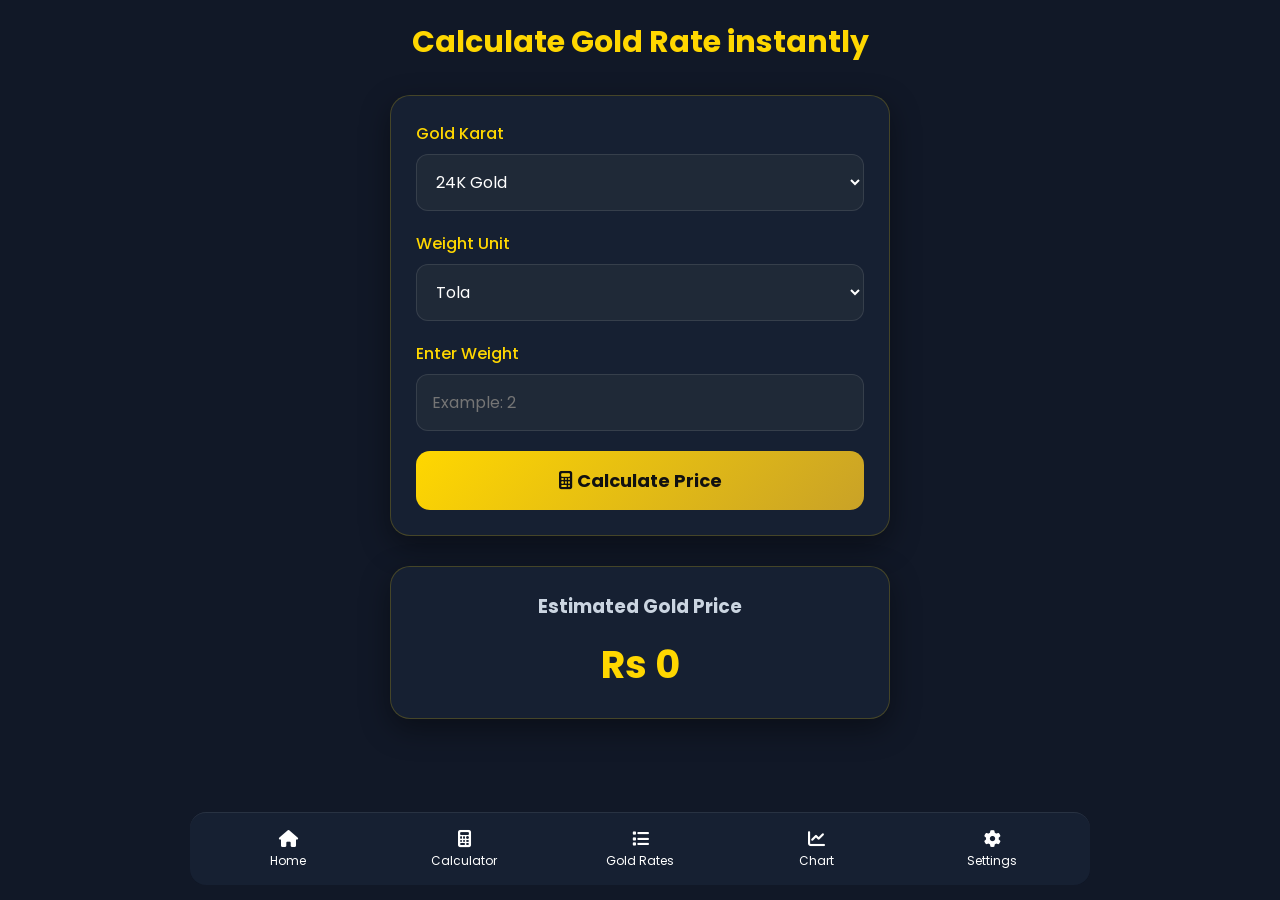
<file: calculator.html>
<!DOCTYPE html>
<html lang="en">

<head>

    <meta charset="UTF-8">
    <meta name="viewport" content="width=device-width, initial-scale=1.0">

    <title>Gold Calculator | Mahi Gold Rate</title>

    <!-- Google Font -->
    <link href="https://fonts.googleapis.com/css2?family=Poppins:wght@300;400;500;600;700&display=swap"
        rel="stylesheet">

    <!-- Font Awesome -->
    <link rel="stylesheet"
        href="https://cdnjs.cloudflare.com/ajax/libs/font-awesome/6.7.2/css/all.min.css">

    <!-- CSS -->
    <link rel="stylesheet" href="calculator.css">

</head>

<body>

<div class="container">



    <!-- ===========================
        PAGE TITLE
    ============================ -->

    <section class="page-title">

        <h1>Calculate Gold Rate instantly</h1>


    </section>

    <!-- ===========================
        CALCULATOR CARD
    ============================ -->

    <section class="calculator-card">

        <!-- Gold Type -->

        <div class="input-group">

            <label>

                Gold Karat

            </label>

            <select id="goldType">

                <option value="24">24K Gold</option>

                <option value="22">22K Gold</option>

                <option value="21">21K Gold</option>

                <option value="18">18K Gold</option>

            </select>

        </div>

        <!-- Weight Unit -->

        <div class="input-group">

            <label>

                Weight Unit

            </label>

            <select id="weightUnit">

                <option value="tola">

                    Tola

                </option>

                <option value="gram">

                    Gram

                </option>

                <option value="ounce">

                    Troy Ounce

                </option>

            </select>

        </div>

        <!-- Weight -->

        <div class="input-group">

            <label>

                Enter Weight

            </label>

            <input
                type="number"
                id="weightInput"
                placeholder="Example: 2">

        </div>

        <!-- Button -->

        <button id="calculateBtn">

            <i class="fa-solid fa-calculator"></i>

            Calculate Price

        </button>

    </section>

    <!-- ===========================
        RESULT CARD
    ============================ -->

    <section class="result-card">

        <h3>

            Estimated Gold Price

        </h3>

        <h1 id="totalPrice">

            Rs 0

        </h1>

    </section>

</div>

<!-- ===========================
Bottom Navigation
=========================== -->

<nav class="bottom-nav">

    <a href="index.html" class="nav-item">

        <i class="fa-solid fa-house"></i>

        <span>Home</span>

    </a>

    <a href="calculator.html" class="nav-item active">

        <i class="fa-solid fa-calculator"></i>

        <span>Calculator</span>

    </a>

    <a
        href="gold-rate-list.html"
        class="active"
    >

        <i class="fa-solid fa-list"></i>

        <span>Gold Rates</span>

    </a>

    <a href="chart.html" class="nav-item">

        <i class="fa-solid fa-chart-line"></i>

        <span>Chart</span>

    </a>

    <a href="setting.html" class="nav-item">

        <i class="fa-solid fa-gear"></i>

        <span>Settings</span>

    </a>

</nav>

<!-- JavaScript -->

<script src="js/config.js"></script>
<script src="js/api.js"></script>
<script src="calculator.js"></script>

</body>
</html>
</file>
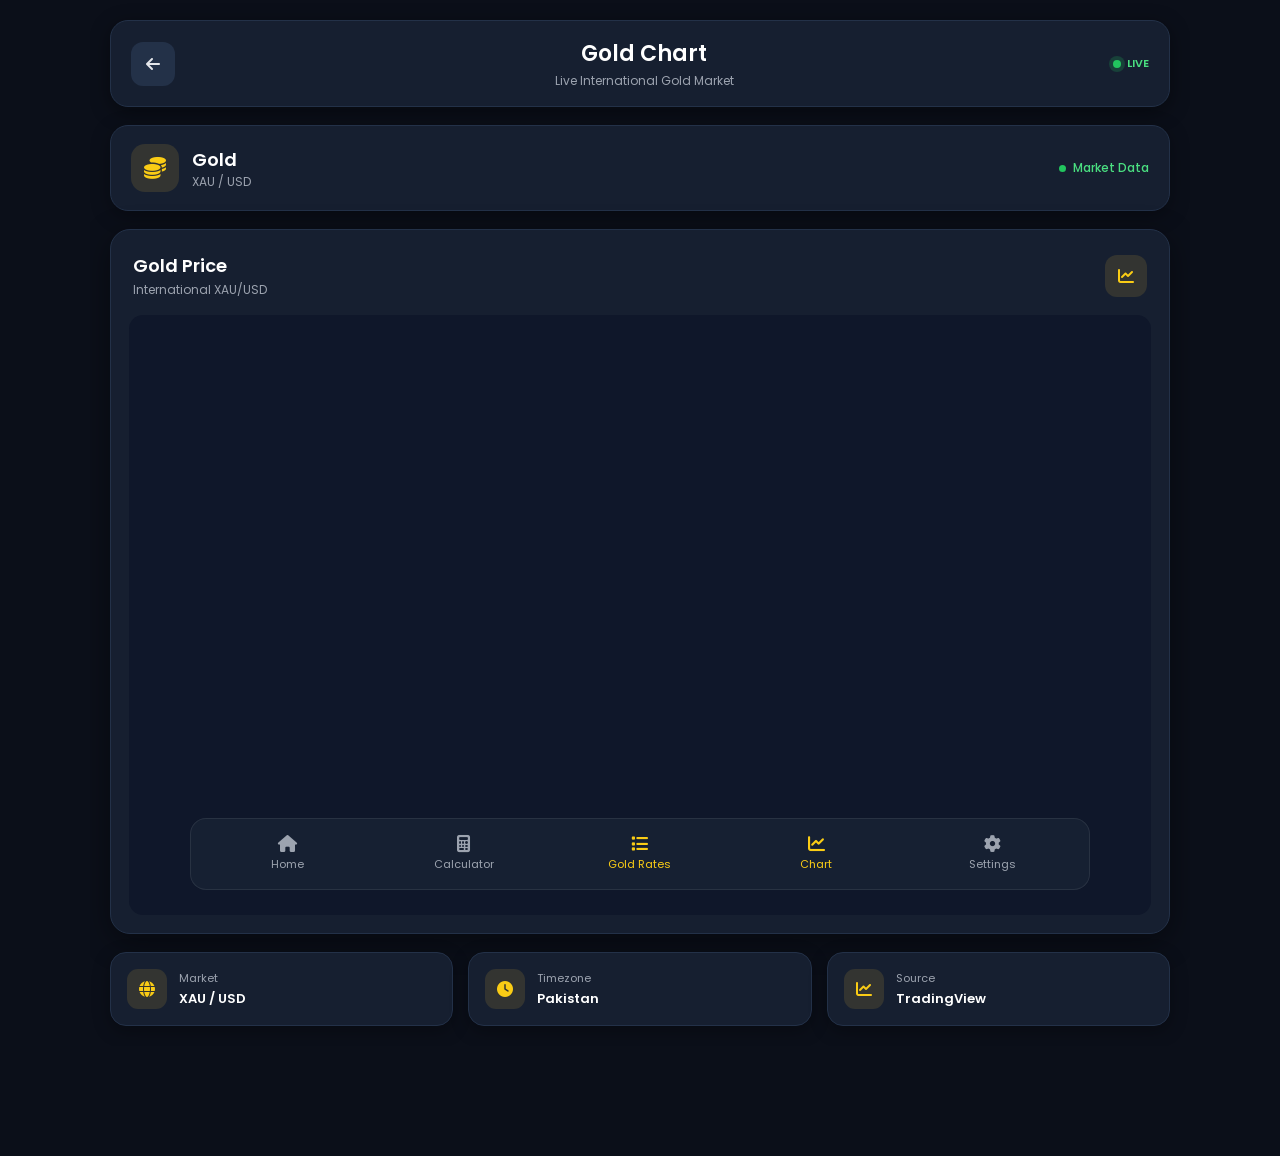
<file: chart.html>
<!-- New  -->







<!DOCTYPE html>
<html lang="en">

<head>

    <meta charset="UTF-8">
    <meta name="viewport" content="width=device-width, initial-scale=1.0">

    <title>Gold Chart | Mahi Gold Rate</title>

    <!-- Google Font -->
    <link
        href="https://fonts.googleapis.com/css2?family=Poppins:wght@300;400;500;600;700&display=swap"
        rel="stylesheet">

    <!-- Font Awesome -->
    <link
        rel="stylesheet"
        href="https://cdnjs.cloudflare.com/ajax/libs/font-awesome/6.7.2/css/all.min.css">

    <!-- CSS -->
    <link rel="stylesheet" href="chart.css">

</head>

<body>

<div class="container">

    <!-- ================= HEADER ================= -->

    <header class="header">

        <a href="index.html" class="back-btn">
            <i class="fa-solid fa-arrow-left"></i>
        </a>

        <div class="header-title">

            <h1>Gold Chart</h1>

            <p>Live International Gold Market</p>

        </div>

        <div class="live-dot">
            <span></span>
            LIVE
        </div>

    </header>


    <!-- ================= GOLD INFO ================= -->

    <section class="gold-info">

        <div class="gold-info-left">

            <div class="gold-icon">

                <i class="fa-solid fa-coins"></i>

            </div>

            <div>

                <h2>Gold</h2>

                <p>XAU / USD</p>

            </div>

        </div>


        <div class="market-status">

            <span></span>

            Market Data

        </div>

    </section>


    <!-- ================= TRADINGVIEW ================= -->

    <section class="chart-section">

        <div class="chart-header">

            <div>

                <h2>Gold Price</h2>

                <p>International XAU/USD</p>

            </div>

            <i class="fa-solid fa-chart-line"></i>

        </div>


        <div class="tradingview-widget-container">

            <div
                class="tradingview-widget-container__widget">
            </div>

            <script
                type="text/javascript"
                src="https://s3.tradingview.com/external-embedding/embed-widget-advanced-chart.js"
                async>

            {
                "autosize": true,
                "symbol": "OANDA:XAUUSD",
                "interval": "60",
                "timezone": "Asia/Karachi",
                "theme": "dark",
                "style": "3",
                "locale": "en",
                "allow_symbol_change": true,
                "calendar": false,
                "support_host": "https://www.tradingview.com"
            }

            </script>

        </div>

    </section>


    <!-- ================= MARKET INFO ================= -->

    <section class="market-info">

        <div class="info-card">

            <div class="info-icon">
                <i class="fa-solid fa-globe"></i>
            </div>

            <div>

                <span>Market</span>

                <strong>XAU / USD</strong>

            </div>

        </div>


        <div class="info-card">

            <div class="info-icon">
                <i class="fa-solid fa-clock"></i>
            </div>

            <div>

                <span>Timezone</span>

                <strong>Pakistan</strong>

            </div>

        </div>


        <div class="info-card">

            <div class="info-icon">
                <i class="fa-solid fa-chart-line"></i>
            </div>

            <div>

                <span>Source</span>

                <strong>TradingView</strong>

            </div>

        </div>

    </section>


</div>


<!-- ================= BOTTOM NAVIGATION ================= -->

<nav class="bottom-nav">

    <a href="index.html" class="nav-item">

        <i class="fa-solid fa-house"></i>

        <span>Home</span>

    </a>


    <a href="calculator.html" class="nav-item">

        <i class="fa-solid fa-calculator"></i>

        <span>Calculator</span>

    </a>


    <a
        href="gold-rate-list.html"
        class="active"
    >

        <i class="fa-solid fa-list"></i>

        <span>Gold Rates</span>

    </a>


    <a href="chart.html" class="nav-item active">

        <i class="fa-solid fa-chart-line"></i>

        <span>Chart</span>

    </a>


    <a href="setting.html" class="nav-item">

        <i class="fa-solid fa-gear"></i>

        <span>Settings</span>

    </a>

</nav>


</body>

</html>
</file>
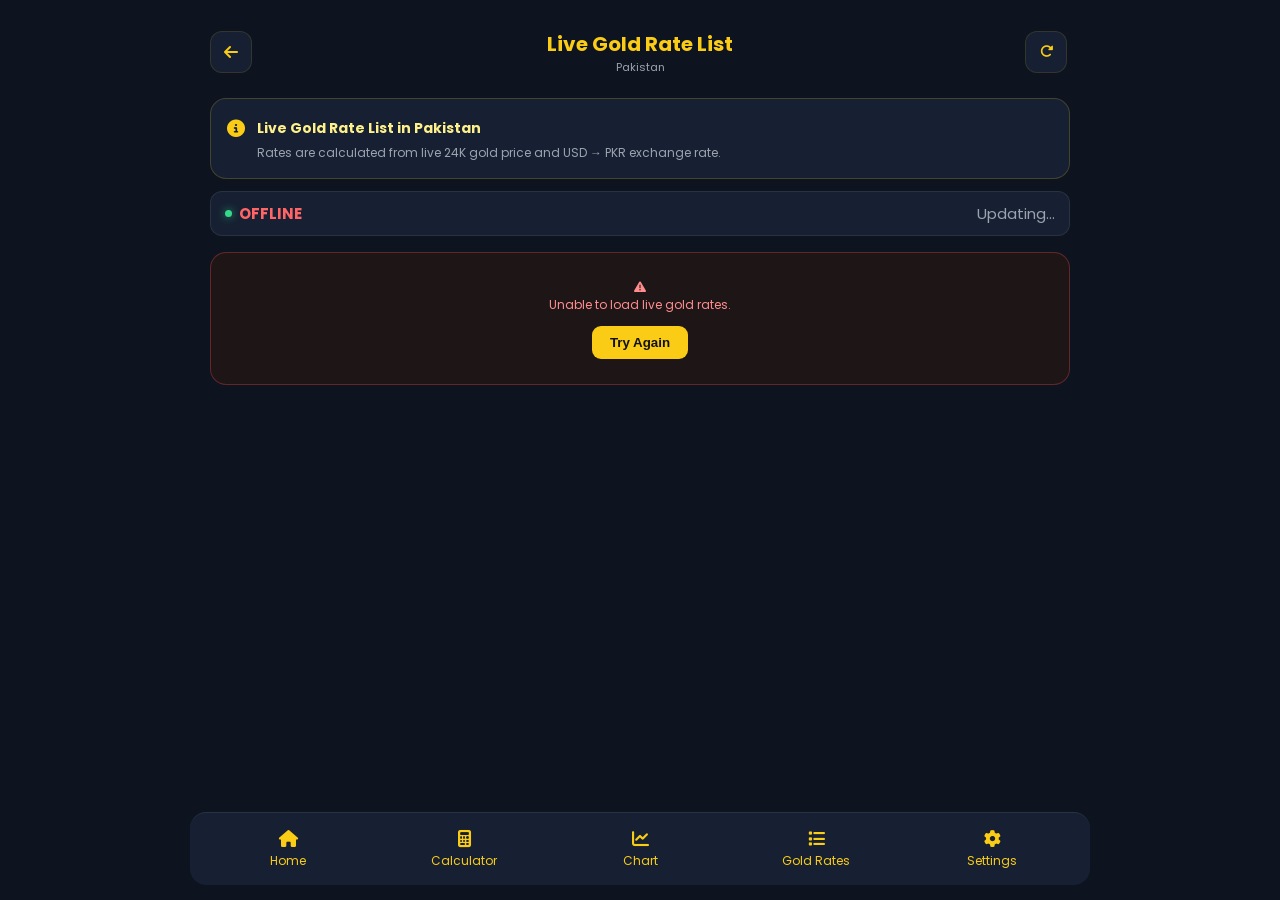
<file: gold-rate-list.html>
<!DOCTYPE html>
<html lang="en">

<head>

    <meta charset="UTF-8">
    <meta name="viewport" content="width=device-width, initial-scale=1.0">

    <title>Gold Rate List | Mahi Gold Rate</title>

    <!-- Google Font -->
    <link rel="preconnect" href="https://fonts.googleapis.com">
    <link rel="preconnect" href="https://fonts.gstatic.com" crossorigin>

    <link
        href="https://fonts.googleapis.com/css2?family=Poppins:wght@300;400;500;600;700&display=swap"
        rel="stylesheet"
    >

    <!-- Font Awesome -->
    <link
        rel="stylesheet"
        href="https://cdnjs.cloudflare.com/ajax/libs/font-awesome/6.7.2/css/all.min.css"
    >

    <!-- CSS -->
    <link rel="stylesheet" href="gold-rate-list.css">

</head>

<body>

<div class="page">

    <!-- HEADER -->

    <header class="header">

        <a href="index.html" class="back-btn">

            <i class="fa-solid fa-arrow-left"></i>

        </a>

        <div class="header-title">

            <h1>Live Gold Rate List</h1>

            <p>Pakistan</p>

        </div>

        <button
            id="refreshBtn"
            class="refresh-btn"
        >

            <i class="fa-solid fa-rotate-right"></i>

        </button>

    </header>


    <!-- NOTE -->

    <section class="market-note">

        <div class="note-icon">

            <i class="fa-solid fa-circle-info"></i>

        </div>

        <div>

            <strong>
                Live Gold Rate List in Pakistan
            </strong>

            <p>
                Rates are calculated from live 24K
                gold price and USD → PKR exchange rate.
            </p>

        </div>

    </section>


    <!-- STATUS -->

    <section class="status-card">

        <div>

            <span class="status-dot"></span>

            <strong id="liveStatus">
                LIVE
            </strong>

        </div>

        <span id="lastUpdated">
            Updating...
        </span>

    </section>


    <!-- RATE LIST -->

    <main id="rateList"></main>

</div>


<!-- BOTTOM NAVIGATION -->

<nav class="bottom-nav">

    <a href="index.html">

        <i class="fa-solid fa-house"></i>

        <span>Home</span>

    </a>


    <a href="calculator.html">

        <i class="fa-solid fa-calculator"></i>

        <span>Calculator</span>

    </a>


    <a href="chart.html">

        <i class="fa-solid fa-chart-line"></i>

        <span>Chart</span>

    </a>


    <a
        href="gold-rate-list.html"
        class="active"
    >

        <i class="fa-solid fa-list"></i>

        <span>Gold Rates</span>

    </a>


    <a href="setting.html">

        <i class="fa-solid fa-gear"></i>

        <span>Settings</span>

    </a>

</nav>


<!-- EXISTING PROJECT FILES -->

<script src="js/config.js"></script>

<script src="js/api.js"></script>

<!-- GOLD RATE LIST -->

<script src="gold-rate-list.js"></script>

</body>

</html>
</file>
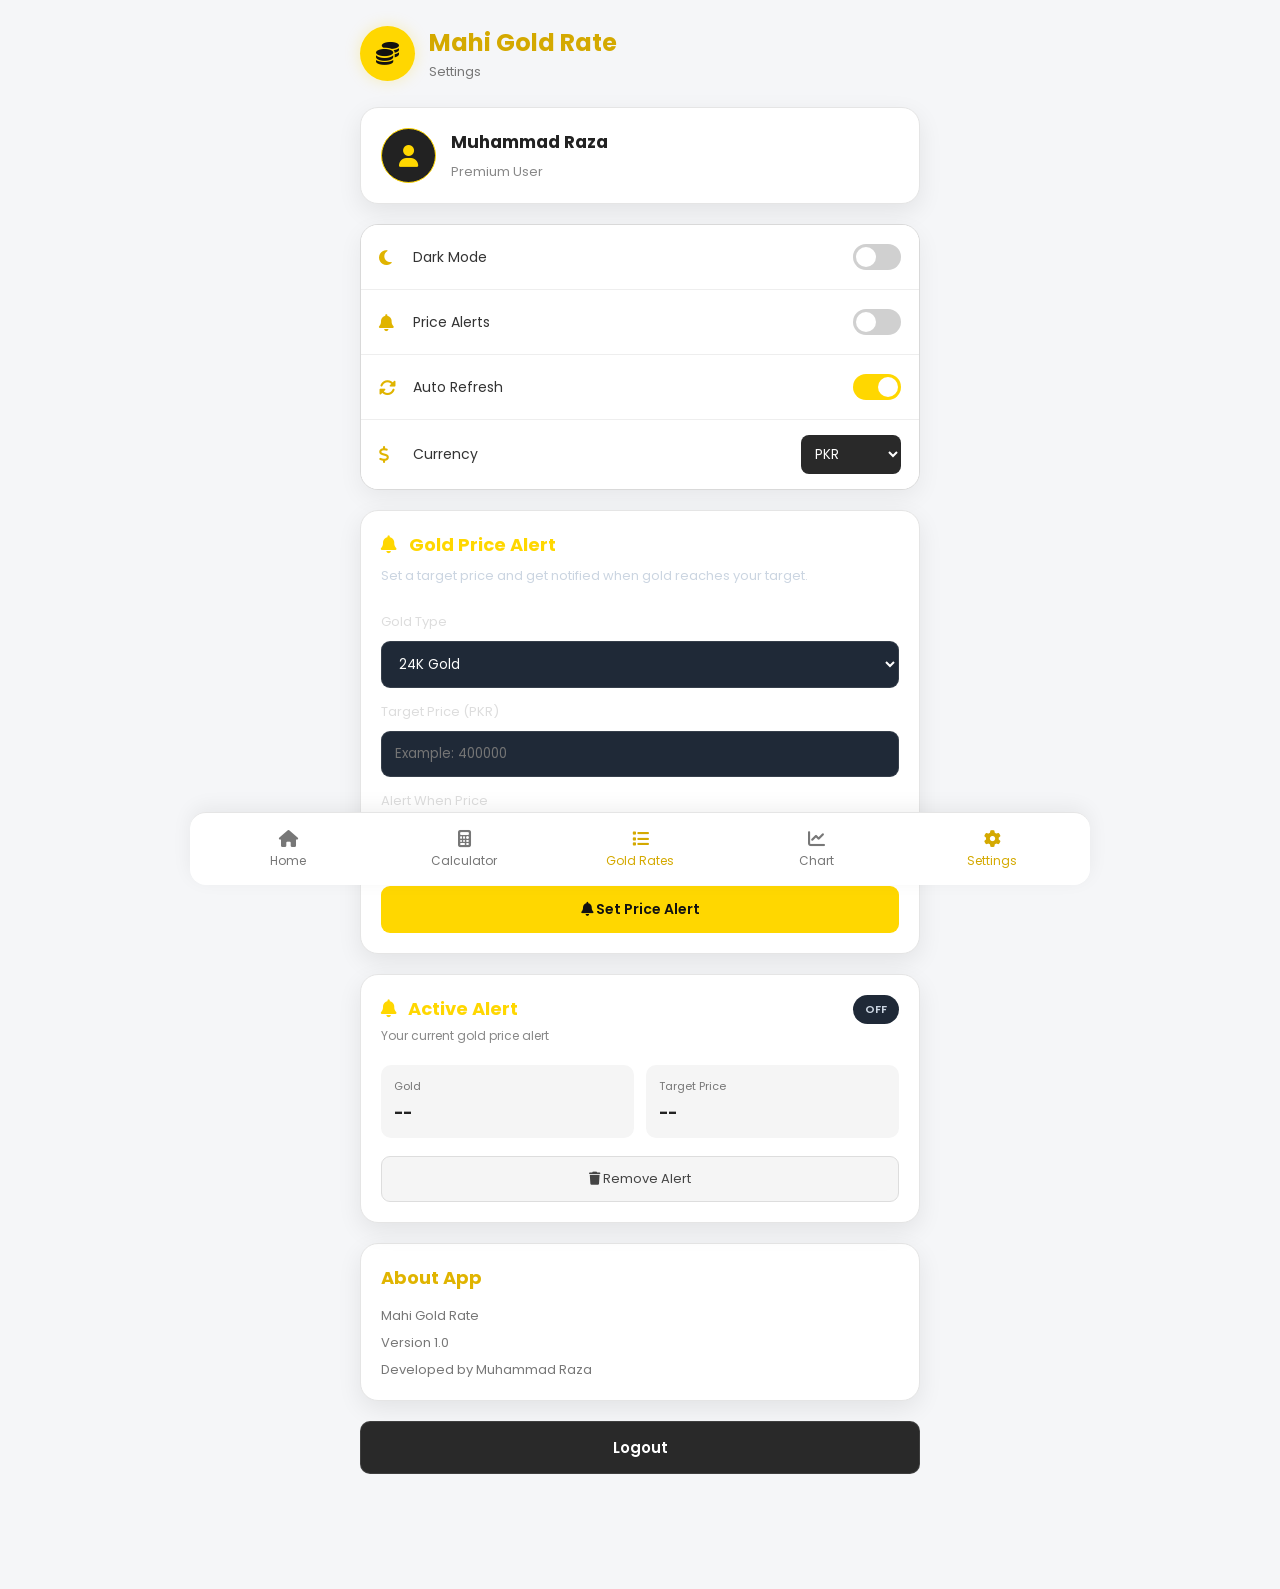
<file: setting.html>
<!DOCTYPE html>
<html lang="en">

<head>

    <meta charset="UTF-8">
    <meta name="viewport" content="width=device-width, initial-scale=1.0">

    <title>Mahi Gold Rate - Settings</title>

    <!-- Google Font -->
    <link rel="preconnect" href="https://fonts.googleapis.com">
    <link rel="preconnect" href="https://fonts.gstatic.com" crossorigin>

    <link
        href="https://fonts.googleapis.com/css2?family=Poppins:wght@300;400;500;600;700&display=swap"
        rel="stylesheet"
    >

    <!-- Font Awesome -->
    <link
        rel="stylesheet"
        href="https://cdnjs.cloudflare.com/ajax/libs/font-awesome/6.6.0/css/all.min.css"
    >

    <!-- CSS -->
    <link rel="stylesheet" href="setting.css">

</head>

<body>

<div class="container">

    <!-- ========================================
                    HEADER
    ========================================= -->

    <header class="header">

        <div class="logo">

            <div class="logo-icon">

                <i class="fas fa-coins"></i>

            </div>

            <div>

                <h2>Mahi Gold Rate</h2>

                <p>Settings</p>

            </div>

        </div>

    </header>


    <!-- ========================================
                    PROFILE
    ========================================= -->

    <section class="card profile-card">

        <div class="profile-left">

            <div class="avatar">

                <i class="fas fa-user"></i>

            </div>

            <div>

                <h3>Muhammad Raza</h3>

                <span>Premium User</span>

            </div>

        </div>

    </section>


    <!-- ========================================
                    SETTINGS
    ========================================= -->

    <section class="settings-list">

        <!-- Dark Mode -->

        <div class="setting-item">

            <div>

                <i class="fas fa-moon"></i>

                <span>Dark Mode</span>

            </div>

            <label class="switch">

                <input
                    type="checkbox"
                    id="darkMode"
                >

                <span class="slider"></span>

            </label>

        </div>


        <!-- Price Alerts -->

        <div class="setting-item">

            <div>

                <i class="fas fa-bell"></i>

                <span>Price Alerts</span>

            </div>

            <label class="switch">

                <input
                    type="checkbox"
                    id="priceAlert"
                >

                <span class="slider"></span>

            </label>

        </div>


        <!-- Auto Refresh -->

        <div class="setting-item">

            <div>

                <i class="fas fa-rotate"></i>

                <span>Auto Refresh</span>

            </div>

            <label class="switch">

                <input
                    type="checkbox"
                    id="autoRefresh"
                    checked
                >

                <span class="slider"></span>

            </label>

        </div>


        <!-- Currency -->

        <div class="setting-item">

            <div>

                <i class="fas fa-dollar-sign"></i>

                <span>Currency</span>

            </div>

            <select id="currency">

                <option value="PKR">
                    PKR
                </option>

                <option value="USD">
                    USD
                </option>

                <option value="AED">
                    AED
                </option>

                <option value="SAR">
                    SAR
                </option>

            </select>

        </div>

    </section>


    <!-- ========================================
                PRICE ALERT SETUP
    ========================================= -->

    <section class="card alert-card">

        <h3>

            <i class="fas fa-bell"></i>

            Gold Price Alert

        </h3>


        <p class="alert-description">

            Set a target price and get notified when
            gold reaches your target.

        </p>


        <div class="alert-form">

            <!-- Gold Type -->

            <label for="alertKarat">

                Gold Type

            </label>

            <select id="alertKarat">

                <option value="24">
                    24K Gold
                </option>

                <option value="22">
                    22K Gold
                </option>

                <option value="21">
                    21K Gold
                </option>

                <option value="18">
                    18K Gold
                </option>

            </select>


            <!-- Target Price -->

            <label for="alertPrice">

                Target Price (PKR)

            </label>

            <input
                type="number"
                id="alertPrice"
                placeholder="Example: 400000"
                min="1"
            >


            <!-- Condition -->

            <label for="alertCondition">

                Alert When Price

            </label>

            <select id="alertCondition">

                <option value="above">
                    Goes Above
                </option>

                <option value="below">
                    Goes Below
                </option>

            </select>


            <!-- Save -->

            <button
                type="button"
                id="saveAlertBtn"
                class="save-alert-btn"
            >

                <i class="fas fa-bell"></i>

                Set Price Alert

            </button>

        </div>


        <!-- Status -->

        <div
            id="alertStatus"
            class="alert-status"
        ></div>

    </section>


    <!-- ========================================
                    ACTIVE ALERT
    ========================================= -->

    <section class="card active-alert-card">

        <div class="active-alert-header">

            <div>

                <h3>

                    <i class="fas fa-bell"></i>

                    Active Alert

                </h3>

                <p>

                    Your current gold price alert

                </p>

            </div>

            <span
                id="alertBadge"
                class="alert-badge"
            >

                OFF

            </span>

        </div>


        <div class="alert-info">

            <!-- Gold -->

            <div class="alert-info-item">

                <span>
                    Gold
                </span>

                <strong id="activeAlertKarat">
                    --
                </strong>

            </div>


            <!-- Target -->

            <div class="alert-info-item">

                <span>
                    Target Price
                </span>

                <strong id="activeAlertPrice">
                    --
                </strong>

            </div>

        </div>


        <!-- Delete -->

        <button
            type="button"
            id="deleteAlertBtn"
            class="delete-alert-btn"
        >

            <i class="fas fa-trash"></i>

            Remove Alert

        </button>

    </section>


    <!-- ========================================
                    ABOUT
    ========================================= -->

    <section class="card about-card">

        <h3>
            About App
        </h3>

        <p>
            Mahi Gold Rate
        </p>

        <p>
            Version 1.0
        </p>

        <p>
            Developed by Muhammad Raza
        </p>

    </section>


    <!-- ========================================
                    LOGOUT
    ========================================= -->

    <button
        class="logout-btn"
        id="logoutBtn"
    >

        Logout

    </button>

</div>


<!-- ========================================
                BOTTOM NAVIGATION
========================================= -->

<nav class="bottom-nav">

    <a href="index.html">

        <i class="fas fa-home"></i>

        <span>
            Home
        </span>

    </a>


    <a href="calculator.html">

        <i class="fas fa-calculator"></i>

        <span>
            Calculator
        </span>

    </a>


    <a
        href="gold-rate-list.html"
        class="active"
    >

        <i class="fa-solid fa-list"></i>

        <span>Gold Rates</span>

    </a>



    <a href="chart.html">

        <i class="fas fa-chart-line"></i>

        <span>
            Chart
        </span>

    </a>


    <a
        href="setting.html"
        class="active"
    >

        <i class="fas fa-gear"></i>

        <span>
            Settings
        </span>

    </a>

</nav>


<!-- ========================================
                JAVASCRIPT
========================================= -->

<script src="js/config.js"></script>

<script src="js/api.js"></script>

<script src="js/setting.js"></script>

</body>

</html>
</file>
<file: calculator.css>
/* ========================================
   GOOGLE FONT
======================================== */

* {
    margin: 0;
    padding: 0;
    box-sizing: border-box;
    font-family: 'Poppins', sans-serif;
}

body {
    background: #111827;
    color: #fff;
    min-height: 100vh;
    padding-bottom: 100px;
}

.container {
    width: 90%;
    max-width: 500px;
    margin: auto;
    padding: 20px 0;
}

/* ========================================
   HEADER
======================================== */

.header {
    display: flex;
    justify-content: space-between;
    align-items: center;
    margin-bottom: 30px;
}

.logo-box {
    display: flex;
    align-items: center;
    gap: 15px;
}

.logo {
    width: 60px;
    height: 60px;
    border-radius: 50%;
    background: linear-gradient(135deg, #FFD700, #C9A227);
    display: flex;
    justify-content: center;
    align-items: center;
    color: #111;
    font-size: 26px;
}

.logo-box h2 {
    font-size: 22px;
    color: #FFD700;
}

.logo-box p {
    color: #cbd5e1;
    font-size: 14px;
}

/* ========================================
   TITLE
======================================== */

.page-title {
    text-align: center;
    margin-bottom: 30px;
}

.page-title h1 {
    font-size: 30px;
    color: #FFD700;
}

.page-title p {
    color: #cbd5e1;
    margin-top: 8px;
}

/* ========================================
   CARD
======================================== */

.calculator-card {
    background: #162032;
    border: 1px solid rgba(255, 215, 0, .2);
    border-radius: 20px;
    padding: 25px;
    box-shadow: 0 10px 30px rgba(0, 0, 0, .4);
}

.input-group {
    margin-bottom: 20px;
}

.input-group label {
    display: block;
    margin-bottom: 8px;
    color: #FFD700;
    font-weight: 500;
}

.input-group select,
.input-group input {
    width: 100%;
    padding: 15px;
    border: 1px solid rgba(255, 255, 255, .1);
    outline: none;
    border-radius: 12px;
    background: #1f2937;
    color: #fff;
    font-size: 16px;
    transition: .3s;
}

.input-group select:focus,
.input-group input:focus {
    border: 1px solid #FFD700;
    box-shadow: 0 0 10px rgba(255, 215, 0, .4);
}

/* ========================================
   BUTTON
======================================== */

#calculateBtn {
    width: 100%;
    padding: 16px;
    border: none;
    border-radius: 14px;
    background: linear-gradient(135deg, #FFD700, #C9A227);
    color: #111;
    font-size: 18px;
    font-weight: 700;
    cursor: pointer;
    transition: .3s;
}

#calculateBtn:hover {
    transform: translateY(-3px);
    box-shadow: 0 10px 20px rgba(255, 215, 0, .3);
}

/* ========================================
   RESULT CARD
======================================== */

.result-card {
    margin-top: 30px;
    background: #162032;
    border: 1px solid rgba(255, 215, 0, .2);
    border-radius: 20px;
    padding: 25px;
    text-align: center;
    box-shadow: 0 10px 30px rgba(0, 0, 0, .4);
}

.result-card h3 {
    color: #cbd5e1;
    margin-bottom: 15px;
}

.result-card h1 {
    color: #FFD700;
    font-size: 38px;
}


/* =========================
BOTTOM NAV
========================= */

.bottom-nav {

    position: fixed;

    z-index: 1000;

    left: 50%;

    bottom: 0;

    transform: translateX(-50%);

    width: min(900px, 100%);

    min-height: 72px;

    background: #162032;

    border-top: 1px solid rgba(255,255,255,.08);

    display: grid;

    grid-template-columns: repeat(5, 1fr);

    padding: 17px 10px calc(15px + env(safe-area-inset-bottom));

    backdrop-filter: blur(12px);

    border-radius: 16px;

    margin-bottom: 15px;

}


.bottom-nav a {

    color: var(--gold); /* Sabhi buttons gold color me rahenge */

    text-decoration: none;

    display: flex;

    flex-direction: column;

    align-items: center;

    justify-content: center;

    gap: 5px;

    font-size: 12px;

    border-radius: 12px;

    transition: opacity 0.3s ease;

}


.bottom-nav a i {

    font-size: 17px;

}


.bottom-nav a:hover {

    opacity: 0.8; /* Hover karne par halka sa glow/opacity effect */

}

/* =========================
RESPONSIVE
========================= */

@media (max-width: 420px) {

    .page {

        padding: 20px;

    }


    .header-title h1 {

        font-size: 17px;

    }


    .rate-table th,
    .rate-table td {

        padding: 20px 20px;

    }


    .rate-table td {

        font-size: 12px;

    }


    .market-note p {

        font-size: 9px;

    }

}


@media (min-width: 800px) {

    .page {

        padding: 20px;

    }


    .rate-table th,
    .rate-table td {

        padding: 20px 20px;

    }


    .rate-table td {

        font-size: 14px;

    }

}
</file>
<file: chart.css>
/* ========================================
   MAHI GOLD RATE
   GOLD CHART
   RESPONSIVE DARK THEME
======================================== */


/* ========================================
   RESET
======================================== */

* {
    margin: 0;
    padding: 0;
    box-sizing: border-box;
}


/* ========================================
   BODY
======================================== */

body {

    font-family: "Poppins", sans-serif;

    background: #0b0f19;

    color: #f3f4f6;

    min-height: 100vh;

    padding-bottom: 110px;

    overflow-x: hidden;

}


/* ========================================
   MAIN CONTAINER
======================================== */

.container {

    width: 100%;

    max-width: 1100px;

    margin: 0 auto;

    padding: 20px;

    overflow: hidden;

}


/* ========================================
   HEADER
======================================== */

.header {

    width: 100%;

    display: flex;

    align-items: center;

    justify-content: space-between;

    background: #161f30;

    border: 1px solid #233148;

    border-radius: 18px;

    padding: 16px 20px;

    margin-bottom: 18px;

    box-shadow:
        0 5px 20px rgba(0, 0, 0, 0.4);

}


.back-btn {

    width: 44px;

    height: 44px;

    flex-shrink: 0;

    display: flex;

    align-items: center;

    justify-content: center;

    text-decoration: none;

    color: #e5e7eb;

    background: #233148;

    border-radius: 12px;

    transition: .3s;

}


.back-btn:hover {

    background: #d4af37;

    color: #ffffff;

}


.header-title {

    text-align: center;

    min-width: 0;

}


.header-title h1 {

    font-size: 22px;

    font-weight: 600;

    color: #ffffff;

}


.header-title p {

    font-size: 12px;

    color: #9ca3af;

    margin-top: 2px;

}


.live-dot {

    display: flex;

    align-items: center;

    gap: 6px;

    flex-shrink: 0;

    font-size: 11px;

    font-weight: 600;

    color: #4ade80;

}


.live-dot span {

    width: 8px;

    height: 8px;

    flex-shrink: 0;

    border-radius: 50%;

    background: #22c55e;

    box-shadow:
        0 0 0 4px rgba(34, 197, 94, .2);

}


/* ========================================
   GOLD INFO
======================================== */

.gold-info {

    width: 100%;

    background: #161f30;

    border: 1px solid #233148;

    border-radius: 18px;

    padding: 18px 20px;

    display: flex;

    align-items: center;

    justify-content: space-between;

    gap: 15px;

    margin-bottom: 18px;

    box-shadow:
        0 5px 20px rgba(0, 0, 0, .3);

}


.gold-info-left {

    display: flex;

    align-items: center;

    gap: 13px;

    min-width: 0;

}


.gold-icon {

    width: 48px;

    height: 48px;

    flex-shrink: 0;

    border-radius: 14px;

    display: flex;

    align-items: center;

    justify-content: center;

    background: rgba(212, 175, 55, .15);

    color: #facc15;

    font-size: 22px;

}


.gold-info h2 {

    font-size: 18px;

    font-weight: 600;

    color: #ffffff;

}


.gold-info p {

    color: #9ca3af;

    font-size: 12px;

}


.market-status {

    display: flex;

    align-items: center;

    gap: 7px;

    color: #4ade80;

    font-size: 12px;

    font-weight: 500;

    white-space: nowrap;

}


.market-status span {

    width: 7px;

    height: 7px;

    flex-shrink: 0;

    background: #22c55e;

    border-radius: 50%;

}


/* ========================================
   CHART SECTION
======================================== */

.chart-section {

    width: 100%;

    background: #161f30;

    border: 1px solid #233148;

    border-radius: 20px;

    padding: 18px;

    box-shadow:
        0 8px 30px rgba(0, 0, 0, .4);

    overflow: hidden;

}


.chart-header {

    display: flex;

    align-items: center;

    justify-content: space-between;

    gap: 10px;

    padding: 4px 4px 16px;

}


.chart-header h2 {

    font-size: 18px;

    font-weight: 600;

    color: #ffffff;

}


.chart-header p {

    font-size: 12px;

    color: #9ca3af;

    margin-top: 2px;

}


.chart-header i {

    width: 42px;

    height: 42px;

    flex-shrink: 0;

    border-radius: 12px;

    background: rgba(212, 175, 55, .15);

    color: #facc15;

    display: flex;

    align-items: center;

    justify-content: center;

}


/* ========================================
   TRADINGVIEW
======================================== */

.tradingview-widget-container {

    width: 100% !important;

    max-width: 100% !important;

    height: 600px;

    border-radius: 14px;

    overflow: hidden;

    background: #0f172a;

}


.tradingview-widget-container__widget {

    width: 100% !important;

    max-width: 100% !important;

    height: 100% !important;

}


/* Prevent TradingView iframe overflow */

.tradingview-widget-container iframe {

    width: 100% !important;

    max-width: 100% !important;

    border: 0 !important;

}


/* ========================================
   MARKET INFO
======================================== */

.market-info {

    width: 100%;

    display: grid;

    grid-template-columns: repeat(3, 1fr);

    gap: 15px;

    margin-top: 18px;

}


.info-card {

    width: 100%;

    min-width: 0;

    background: #161f30;

    border: 1px solid #233148;

    border-radius: 16px;

    padding: 16px;

    display: flex;

    align-items: center;

    gap: 12px;

    box-shadow:
        0 5px 18px rgba(0, 0, 0, .3);

}


.info-icon {

    width: 40px;

    height: 40px;

    flex-shrink: 0;

    border-radius: 11px;

    background: rgba(212, 175, 55, .15);

    color: #facc15;

    display: flex;

    align-items: center;

    justify-content: center;

}


.info-card span {

    display: block;

    color: #9ca3af;

    font-size: 11px;

}


.info-card strong {

    display: block;

    margin-top: 2px;

    font-size: 13px;

    font-weight: 600;

    color: #ffffff;

    word-break: break-word;

}


/* ========================================
   BOTTOM NAVIGATION
======================================== */

.bottom-nav {

    position: fixed;

    z-index: 1000;

    left: 50%;

    bottom: 0;

    transform: translateX(-50%);

    width: min(900px, calc(100% - 20px));

    min-height: 72px;

    background: #162032;

    border: 1px solid rgba(255, 255, 255, .08);

    display: grid;

    grid-template-columns: repeat(5, 1fr);

    padding:
        12px 8px
        calc(12px + env(safe-area-inset-bottom));

    backdrop-filter: blur(12px);

    border-radius: 16px;

    margin-bottom: 10px;

}


.bottom-nav a {

    color: #9ca3af;

    text-decoration: none;

    display: flex;

    flex-direction: column;

    align-items: center;

    justify-content: center;

    gap: 4px;

    font-size: 11px;

    border-radius: 12px;

    transition: .3s;

}


.bottom-nav a i {

    font-size: 17px;

}


.bottom-nav a.active {

    color: #facc15;

}


.bottom-nav a:hover {

    color: #facc15;

}


/* ========================================
   TABLET
======================================== */

@media (max-width: 800px) {

    .container {

        padding: 20px;

    }


    .market-info {

        grid-template-columns: 1fr;

        gap: 12px;

    }


    .tradingview-widget-container {

        height: 500px;

    }

}


/* ========================================
   MOBILE
======================================== */

@media (max-width: 600px) {

    body {

        padding-bottom: 100px;

    }


    .container {

        width: 100%;

        padding: 20px;

        margin: 0;

    }


    /* HEADER */

    .header {

        padding: 14px;

        border-radius: 16px;

        gap: 8px;

    }


    .back-btn {

        width: 42px;

        height: 42px;

    }


    .header-title {

        flex: 1;

    }


    .header-title h1 {

        font-size: 19px;

    }


    .header-title p {

        font-size: 10px;

    }


    .live-dot {

        font-size: 10px;

    }


    /* GOLD INFO */

    .gold-info {

        padding: 16px;

        border-radius: 16px;

    }


    .gold-icon {

        width: 44px;

        height: 44px;

        font-size: 20px;

    }


    .gold-info h2 {

        font-size: 17px;

    }


    .gold-info p {

        font-size: 11px;

    }


    .market-status {

        font-size: 11px;

    }


    /* CHART */

    .chart-section {

        padding: 14px;

        border-radius: 18px;

    }


    .chart-header {

        padding: 3px 2px 13px;

    }


    .chart-header h2 {

        font-size: 17px;

    }


    .chart-header p {

        font-size: 11px;

    }


    .chart-header i {

        width: 40px;

        height: 40px;

    }


    .tradingview-widget-container {

        width: 100% !important;

        height: 430px;

        border-radius: 12px;

    }


    /* INFO CARDS */

    .market-info {

        width: 100%;

        grid-template-columns: 1fr;

        gap: 10px;

    }


    .info-card {

        padding: 14px;

        border-radius: 14px;

    }


    /* BOTTOM NAV */

    .bottom-nav {

        width: calc(100% - 20px);

        min-height: 70px;

        padding: 10px 5px;

        margin-bottom: 8px;

    }


    .bottom-nav a {

        font-size: 10px;

        gap: 4px;

    }


    .bottom-nav a i {

        font-size: 17px;

    }

}


/* ========================================
   SMALL MOBILE
======================================== */

@media (max-width: 400px) {

    .container {

        padding: 20px;

    }


    .header {

        padding: 12px;

    }


    .back-btn {

        width: 38px;

        height: 38px;

    }


    .header-title h1 {

        font-size: 17px;

    }


    .header-title p {

        font-size: 9px;

    }


    .live-dot {

        font-size: 9px;

    }


    .live-dot span {

        width: 7px;

        height: 7px;

    }


    .gold-info {

        padding: 14px;

    }


    .gold-info-left {

        gap: 10px;

    }


    .gold-icon {

        width: 42px;

        height: 42px;

        font-size: 18px;

    }


    .gold-info h2 {

        font-size: 16px;

    }


    .gold-info p {

        font-size: 10px;

    }


    .market-status {

        font-size: 10px;

    }


    .chart-section {

        padding: 12px;

    }


    .tradingview-widget-container {

        height: 380px;

    }


    .info-card {

        padding: 12px;

    }


    .info-icon {

        width: 38px;

        height: 38px;

    }


    .bottom-nav {

        width: calc(100% - 20px);

    }


    .bottom-nav a {

        font-size: 9px;

    }

}


/* ========================================
   EXTRA SMALL
======================================== */

@media (max-width: 340px) {

    .container {

        padding: 20px;

    }


    .header-title h1 {

        font-size: 15px;

    }


    .header-title p {

        display: none;

    }


    .live-dot {

        font-size: 8px;

    }


    .gold-info {

        padding: 12px;

    }


    .market-status {

        font-size: 9px;

    }


    .tradingview-widget-container {

        height: 350px;

    }


    .bottom-nav a span {

        font-size: 8px;

    }

}
</file>
<file: gold-rate-list.css>
* {
    margin: 0;
    padding: 0;
    box-sizing: border-box;
}

:root {

    --bg: #0d131f;

    --card: #162032;

    --card2: #1e293b;

    --gold: #facc15;

    --gold-light: #fef08a;

    --text: #f5f5f5;

    --muted: #9ca3af;

    --green: #36d98b;

    --border: rgba(250, 204, 21, 0.2);

}

body {

    min-height: 100vh;

    background: var(--bg);

    color: var(--text);

    font-family: "Poppins", sans-serif;

    padding-bottom: 90px;

}


.page {

    width: 100%;

    max-width: 900px;

    margin: auto;

    padding: 16px;

}


/* =========================
HEADER
========================= */

.header {

    height: 64px;

    display: grid;

    grid-template-columns: 45px 1fr 45px;

    align-items: center;

    gap: 8px;

    margin-bottom: 14px;

}


.back-btn,
.refresh-btn {

    width: 42px;

    height: 42px;

    border-radius: 12px;

    border: 1px solid rgba(255,208,0,.12);

    background: #162032;

    color: var(--gold);

    display: grid;

    place-items: center;

    text-decoration: none;

    cursor: pointer;

}


.refresh-btn:disabled {

    opacity: .5;

    cursor: wait;

}


.header-title {

    text-align: center;

}


.header-title h1 {

    color: var(--gold);

    font-size: 20px;

    font-weight: 700;

}


.header-title p {

    color: var(--muted);

    font-size: 11px;

}


/* =========================
NOTE
========================= */

.market-note {

    display: flex;

    gap: 12px;

    align-items: flex-start;

    padding: 16px;

    border-radius: 16px;

    background: #162032;

    border: 1px solid var(--border);

    margin-bottom: 12px;

}


.note-icon {

    color: var(--gold);

    font-size: 18px;

}


.market-note strong {

    color: var(--gold-light);

    font-size: 14px;

}


.market-note p {

    color: #9ca3af;

    font-size: 12px;

    line-height: 1.6;

    margin-top: 3px;

}


/* =========================
STATUS
========================= */

.status-card {

    display: flex;

    justify-content: space-between;

    align-items: center;

    background: #162032;

    border: 1px solid rgba(255,255,255,.08);

    padding: 10px 14px;

    border-radius: 12px;

    margin-bottom: 16px;

    font-size: 15px;

}


.status-card > div {

    display: flex;

    align-items: center;

    gap: 7px;

}


.status-dot {

    width: 7px;

    height: 7px;

    background: var(--green);

    border-radius: 50%;

    box-shadow:

        0 0 8px rgba(54,217,139,.7);

}


#liveStatus {

    color: var(--green);

}


#lastUpdated {

    color: #9ca3af;

}


/* =========================
RATE SECTION
========================= */

.rate-section {

    background: var(--card);

    border: 1px solid var(--border);

    border-radius: 18px;

    overflow: hidden;

    margin-bottom: 16px;

}


.rate-section-header {

    padding: 15px 16px;

    background: #1e293b;

    border-bottom: 1px solid var(--border);

}


.rate-section-header h2 {

    color: var(--gold);

    font-size: 16px;

}


.rate-section-header p {

    color: #9ca3af;

    font-size: 9px;

    margin-top: 2px;

}


/* =========================
TABLE
========================= */

.rate-table {

    width: 100%;

    border-collapse: collapse;

}


.rate-table th {

    color: var(--gold);

    text-align: left;

    font-size: 11px;

    padding: 12px 14px;

    background: #111827;

}


.rate-table th:last-child,
.rate-table td:last-child {

    text-align: right;

}


.rate-table td {

    padding: 13px 14px;

    border-top:

        1px solid rgba(255,255,255,.07);

    font-size: 13px;

}


.rate-table td:first-child {

    color: #ddd;

}


.karat {

    color: #eee;

    font-weight: 500;

}


.rate {

    color: #74d69d;

    font-weight: 600;

    white-space: nowrap;

}


.currency {

    color: #4da96e;

    font-size: 12px;

    margin-right: 4px;

}


/* TOLA SPECIAL */

.rate-section.tola {

    border-color:

        rgba(250, 204, 21, 0.4);

}


.rate-section.tola .rate {

    color: var(--gold-light);

    font-size: 16px;

}


/* =========================
ERROR
========================= */

.error-box {

    padding: 25px;

    text-align: center;

    border-radius: 16px;

    border:

        1px solid rgba(255,80,80,.3);

    background: #1e1517;

    color: #ff8d8d;

    font-size: 12px;

}


.error-box button {

    margin-top: 12px;

    padding: 9px 18px;

    border: none;

    border-radius: 9px;

    background: var(--gold);

    color: #111;

    font-weight: 600;

    cursor: pointer;

}


/* =========================
BOTTOM NAV
========================= */

.bottom-nav {

    position: fixed;

    z-index: 1000;

    left: 50%;

    bottom: 0;

    transform: translateX(-50%);

    width: min(900px, 100%);

    min-height: 72px;

    background: #162032;

    border-top: 1px solid rgba(255,255,255,.08);

    display: grid;

    grid-template-columns: repeat(5, 1fr);

    padding: 17px 10px calc(15px + env(safe-area-inset-bottom));

    backdrop-filter: blur(12px);

    border-radius: 16px;

    margin-bottom: 15px;

}


.bottom-nav a {

    color: var(--gold); /* Sabhi buttons gold color me rahenge */

    text-decoration: none;

    display: flex;

    flex-direction: column;

    align-items: center;

    justify-content: center;

    gap: 5px;

    font-size: 12px;

    border-radius: 12px;

    transition: opacity 0.3s ease;

}


.bottom-nav a i {

    font-size: 17px;

}


.bottom-nav a:hover {

    opacity: 0.8; /* Hover karne par halka sa glow/opacity effect */

}

/* =========================
RESPONSIVE
========================= */

@media (max-width: 420px) {

    .page {

        padding: 20px;

    }


    .header-title h1 {

        font-size: 17px;

    }


    .rate-table th,
    .rate-table td {

        padding: 20px 20px;

    }


    .rate-table td {

        font-size: 12px;

    }


    .market-note p {

        font-size: 9px;

    }

}


@media (min-width: 800px) {

    .page {

        padding: 20px;

    }


    .rate-table th,
    .rate-table td {

        padding: 20px 20px;

    }


    .rate-table td {

        font-size: 14px;

    }

}
</file>
<file: setting.css>
/* =========================================
   MAHI GOLD RATE - SETTINGS PAGE
========================================= */

* {
    margin: 0;
    padding: 0;
    box-sizing: border-box;
    font-family: "Poppins", sans-serif;
}

body {
    background: #111827;
    color: #ffffff;
    min-height: 100vh;
    padding-bottom: 90px;
}

/* =========================================
   MAIN CONTAINER
========================================= */

.container {
    width: 100%;
    max-width: 600px;
    margin: 0 auto;
    padding: 25px 20px;
}

/* =========================================
   HEADER
========================================= */

.header {
    margin-bottom: 25px;
}

.logo {
    display: flex;
    align-items: center;
    gap: 14px;
}

.logo-icon {
    width: 55px;
    height: 55px;
    background: #ffd700;
    color: #111;
    border-radius: 50%;

    display: flex;
    justify-content: center;
    align-items: center;

    font-size: 23px;

    box-shadow: 0 0 15px rgba(255, 215, 0, 0.25);
}

.logo h2 {
    color: #ffd700;
    font-size: 24px;
    font-weight: 700;
}

.logo p {
    color: #cbd5e1;
    font-size: 13px;
    margin-top: 2px;
}

/* =========================================
   COMMON CARD
========================================= */

.card {
    background: #162032;
    border: 1px solid rgba(255, 215, 0, 0.2);
    border-radius: 18px;
    padding: 20px;

    margin-bottom: 20px;

    box-shadow: 0 8px 25px rgba(0, 0, 0, 0.3);
}

/* =========================================
   PROFILE
========================================= */

.profile-card {
    display: flex;
    align-items: center;
}

.profile-left {
    display: flex;
    align-items: center;
    gap: 15px;
}

.avatar {
    width: 55px;
    height: 55px;

    background: #1f2937;
    border: 1px solid rgba(255, 215, 0, 0.25);

    border-radius: 50%;

    display: flex;
    align-items: center;
    justify-content: center;

    color: #ffd700;
    font-size: 22px;
}

.profile-left h3 {
    font-size: 17px;
    margin-bottom: 3px;
}

.profile-left span {
    color: #cbd5e1;
    font-size: 13px;
}

/* =========================================
   SETTINGS LIST
========================================= */

.settings-list {
    background: #162032;

    border: 1px solid rgba(255, 215, 0, 0.2);
    border-radius: 18px;

    overflow: hidden;

    margin-bottom: 20px;
}

/* =========================================
   SETTING ITEM
========================================= */

.setting-item {
    min-height: 65px;

    display: flex;
    align-items: center;
    justify-content: space-between;

    padding: 15px 18px;

    border-bottom: 1px solid rgba(255, 255, 255, 0.08);
}

.setting-item:last-child {
    border-bottom: none;
}

.setting-item > div {
    display: flex;
    align-items: center;
    gap: 12px;
}

.setting-item i {
    width: 22px;
    color: #ffd700;
    font-size: 17px;
}

.setting-item span {
    font-size: 14px;
    color: #ffffff;
}

/* =========================================
   SELECT
========================================= */

.setting-item select {
    width: 100px;

    padding: 9px 10px;

    border: 1px solid rgba(255, 255, 255, 0.1);
    border-radius: 8px;

    background: #1f2937;
    color: #ffffff;

    outline: none;

    cursor: pointer;
}

.setting-item select:focus {
    border-color: #ffd700;
}

/* =========================================
   TOGGLE SWITCH
========================================= */

.switch {
    position: relative;

    width: 48px;
    height: 26px;

    flex-shrink: 0;
}

.switch input {
    display: none;
}

.slider {
    position: absolute;

    inset: 0;

    background: #374151;

    border-radius: 30px;

    cursor: pointer;

    transition: 0.3s;
}

.slider::before {
    content: "";

    position: absolute;

    width: 20px;
    height: 20px;

    left: 3px;
    top: 3px;

    background: #ffffff;

    border-radius: 50%;

    transition: 0.3s;
}

.switch input:checked + .slider {
    background: #ffd700;
}

.switch input:checked + .slider::before {
    transform: translateX(22px);
}

/* =========================================
   ABOUT CARD
========================================= */

.about-card h3 {
    color: #ffd700;
    font-size: 18px;

    margin-bottom: 15px;
}

.about-card p {
    color: #cbd5e1;
    font-size: 13px;

    margin-bottom: 7px;
}

.about-card p:last-child {
    margin-bottom: 0;
}

/* =========================================
   LOGOUT BUTTON
========================================= */

.logout-btn {
    width: 100%;

    padding: 14px;

    border: 1px solid rgba(255, 255, 255, 0.1);
    border-radius: 10px;

    background: #1f2937;
    color: #ffffff;

    font-size: 15px;
    font-weight: 600;

    cursor: pointer;

    transition: 0.3s;
}

.logout-btn:hover {
    background: #374151;
    border-color: #ffd700;
    color: #ffd700;
}

/* =========================
BOTTOM NAV
========================= */

.bottom-nav {

    position: fixed;

    z-index: 1000;

    left: 50%;

    bottom: 0;

    transform: translateX(-50%);

    width: min(900px, 100%);

    min-height: 72px;

    background: #162032;

    border-top: 1px solid rgba(255,255,255,.08);

    display: grid;

    grid-template-columns: repeat(5, 1fr);

    padding: 17px 10px calc(15px + env(safe-area-inset-bottom));

    backdrop-filter: blur(12px);

    border-radius: 16px;

    margin-bottom: 15px;

}


.bottom-nav a {

    color: var(--gold); /* Sabhi buttons gold color me rahenge */

    text-decoration: none;

    display: flex;

    flex-direction: column;

    align-items: center;

    justify-content: center;

    gap: 5px;

    font-size: 12px;

    border-radius: 12px;

    transition: opacity 0.3s ease;

}


.bottom-nav a i {

    font-size: 17px;

}


.bottom-nav a:hover {

    opacity: 0.8; /* Hover karne par halka sa glow/opacity effect */

}

/* =========================
RESPONSIVE
========================= */

@media (max-width: 420px) {

    .page {

        padding: 20px;

    }


    .header-title h1 {

        font-size: 17px;

    }


    .rate-table th,
    .rate-table td {

        padding: 20px 20px;

    }


    .rate-table td {

        font-size: 12px;

    }


    .market-note p {

        font-size: 9px;

    }

}


@media (min-width: 800px) {

    .page {

        padding: 20px;

    }


    .rate-table th,
    .rate-table td {

        padding: 20px 20px;

    }


    .rate-table td {

        font-size: 14px;

    }

}

/* ========================================
   LIGHT MODE
======================================== */

body.light-mode {
    background: #f5f5f5;
    color: #111;
}

body.light-mode .card,
body.light-mode .setting-item {
    background: #ffffff;
    color: #111;
}

body.light-mode .bottom-nav {
    background: #ffffff;
}

body.light-mode .bottom-nav a {
    color: #555;
}

body.light-mode .bottom-nav a.active {
    color: #d4a900;
}

/* ========================================
   MAHI GOLD RATE - LIGHT THEME
======================================== */

body.light-mode {
    background: #f5f6f8;
    color: #222;
}

/* Header */

body.light-mode .header h2 {
    color: #d4a900;
}

body.light-mode .header p {
    color: #777;
}

/* Logo */

body.light-mode .logo-icon {
    background: #FFD700;
    color: #111;
}

/* Profile Card */

body.light-mode .card {
    background: #ffffff;
    color: #222;
    border: 1px solid #e5e5e5;
    box-shadow: 0 8px 25px rgba(0, 0, 0, 0.08);
}

/* Profile */

body.light-mode .profile-card h3 {
    color: #222;
}

body.light-mode .profile-card span {
    color: #888;
}

/* Avatar */

body.light-mode .avatar {
    background: #222;
    color: #FFD700;
    border: 1px solid #FFD700;
}

/* Settings */

body.light-mode .settings-list {
    background: #ffffff;
    border: 1px solid #d9d9d9;
    border-radius: 18px;
    overflow: hidden;
    box-shadow: 0 8px 25px rgba(0, 0, 0, 0.06);
}

/* Setting Row */

body.light-mode .setting-item {
    background: #ffffff;
    color: #222;
    border-bottom: 1px solid #eeeeee;
}

/* Last Row */

body.light-mode .setting-item:last-child {
    border-bottom: none;
}

/* Setting Icons */

body.light-mode .setting-item i {
    color: #e0b400;
}

/* Setting Text */

body.light-mode .setting-item span {
    color: #333;
}

/* Currency Select */

body.light-mode .setting-item select {
    background: #292929;
    color: #ffffff;
    border: none;
}

/* Switch OFF */

body.light-mode .slider {
    background: #d0d0d0;
}

/* Switch ON */

body.light-mode input:checked + .slider {
    background: #FFD700;
}

/* About Card */

body.light-mode .about-card {
    background: #ffffff;
    color: #222;
    border: 1px solid #e5e5e5;
    box-shadow: 0 8px 25px rgba(0, 0, 0, 0.08);
}

body.light-mode .about-card h3 {
    color: #e0b400;
}

body.light-mode .about-card p {
    color: #777;
}

/* Logout */

body.light-mode .logout-btn {
    background: #292929;
    color: #ffffff;
}

body.light-mode .logout-btn:hover {
    background: #111111;
}

/* Bottom Navigation */

body.light-mode .bottom-nav {
    background: #ffffff;
    border-top: 1px solid #e5e5e5;
    box-shadow: 0 -5px 20px rgba(0, 0, 0, 0.06);
}

/* Navigation Links */

body.light-mode .bottom-nav a {
    color: #777;
}

body.light-mode .bottom-nav a.active {
    color: #d4a900;
}

body.light-mode .bottom-nav i {
    color: inherit;
}

/* ========================================
   PRICE ALERT
======================================== */

.alert-card h3 {
    color: #ffd700;
    font-size: 18px;
    margin-bottom: 8px;
}

.alert-card h3 i {
    margin-right: 8px;
}

.alert-description {
    color: #cbd5e1;
    font-size: 13px;
    line-height: 1.6;
    margin-bottom: 20px;
}

.alert-form {
    display: flex;
    flex-direction: column;
    gap: 9px;
}

.alert-form label {
    color: #ddd;
    font-size: 13px;
    margin-top: 5px;
}

.alert-form select,
.alert-form input {
    width: 100%;
    padding: 12px 13px;

    background: #1f2937;
    color: #fff;

    border: 1px solid rgba(255, 255, 255, 0.1);
    border-radius: 9px;

    outline: none;
}

.alert-form select:focus,
.alert-form input:focus {
    border-color: #ffd700;
}

.save-alert-btn {
    width: 100%;

    margin-top: 10px;
    padding: 13px;

    border: none;
    border-radius: 9px;

    background: #ffd700;
    color: #111;

    font-size: 14px;
    font-weight: 600;

    cursor: pointer;

    transition: .3s;
}

.save-alert-btn:hover {
    transform: translateY(-2px);
    box-shadow: 0 5px 15px rgba(255, 215, 0, .25);
}

.alert-status {
    margin-top: 15px;

    padding: 10px;

    border-radius: 8px;

    background: #1f2937;

    color: #cbd5e1;

    font-size: 13px;

    display: none;
}

.alert-status.show {
    display: block;
}

/* ========================================
   ACTIVE PRICE ALERT
======================================== */

.active-alert-card {
    position: relative;
}

.active-alert-header {
    display: flex;
    justify-content: space-between;
    align-items: flex-start;

    margin-bottom: 20px;
}

.active-alert-header h3 {
    color: #ffd700;
    font-size: 18px;
    margin-bottom: 5px;
}

.active-alert-header h3 i {
    margin-right: 7px;
}

.active-alert-header p {
    color: #cbd5e1;
    font-size: 12px;
}

/* ========================================
   ALERT BADGE
======================================== */

.alert-badge {
    padding: 6px 12px;

    border-radius: 20px;

    background: #1f2937;

    color: #cbd5e1;

    font-size: 11px;
    font-weight: 600;
}

.alert-badge.active {
    background: rgba(255, 215, 0, 0.15);
    color: #ffd700;
}

/* ========================================
   ALERT INFORMATION
======================================== */

.alert-info {
    display: grid;

    grid-template-columns: 1fr 1fr;

    gap: 12px;

    margin-bottom: 18px;
}

.alert-info-item {
    background: #1f2937;

    border-radius: 10px;

    padding: 13px;
}

.alert-info-item span {
    display: block;

    color: #cbd5e1;

    font-size: 11px;

    margin-bottom: 5px;
}

.alert-info-item strong {
    color: #fff;

    font-size: 15px;
}

/* ========================================
   DELETE BUTTON
======================================== */

.delete-alert-btn {
    width: 100%;

    padding: 12px;

    border: 1px solid rgba(255, 255, 255, 0.1);

    border-radius: 9px;

    background: #1f2937;

    color: #ddd;

    cursor: pointer;

    font-size: 13px;

    transition: .3s;
}

.delete-alert-btn:hover {
    background: #351b1b;

    border-color: #a33;

    color: #ff7777;
}

/* ========================================
   LIGHT THEME
======================================== */

body.light-mode .active-alert-card {
    background: #fff;

    border-color: #e5e5e5;
}

body.light-mode .active-alert-header p {
    color: #888;
}

body.light-mode .alert-info-item {
    background: #f5f5f5;
}

body.light-mode .alert-info-item span {
    color: #777;
}

body.light-mode .alert-info-item strong {
    color: #222;
}

body.light-mode .delete-alert-btn {
    background: #f5f5f5;

    color: #444;

    border-color: #ddd;
}

/* =================================
   PRICE ALERT SETUP
================================= */

.alert-setup {
    margin-top: 20px;
}

.section-title {
    display: flex;
    align-items: center;
    gap: 10px;
    margin-bottom: 22px;
}

.section-title i {
    color: #FFD700;
    font-size: 20px;
}

.section-title h3 {
    color: #FFD700;
    font-size: 18px;
}

/* Form */

.form-group {
    margin-bottom: 18px;
}

.form-group label {
    display: block;
    color: #cbd5e1;
    font-size: 13px;
    margin-bottom: 8px;
}

/* Select */

.form-group select {

    width: 100%;

    padding: 13px;

    border: 1px solid rgba(255, 255, 255, 0.1);

    border-radius: 10px;

    background: #1f2937;

    color: #fff;

    outline: none;

    font-size: 14px;

    cursor: pointer;
}

/* Price Input */

.price-input {

    display: flex;

    align-items: center;

    background: #1f2937;

    border: 1px solid rgba(255, 255, 255, 0.1);

    border-radius: 10px;

    overflow: hidden;
}

.price-input span {

    padding-left: 14px;

    color: #FFD700;

    font-weight: 600;
}

.price-input input {

    width: 100%;

    padding: 13px;

    border: none;

    outline: none;

    background: transparent;

    color: #fff;

    font-size: 14px;
}

/* Save Alert Button */

.alert-save-btn {

    width: 100%;

    padding: 14px;

    border: none;

    border-radius: 10px;

    background: #FFD700;

    color: #111;

    font-size: 15px;

    font-weight: 600;

    cursor: pointer;

    transition: .3s;
}

.alert-save-btn:hover {

    transform: translateY(-2px);

    box-shadow:
        0 5px 20px
        rgba(255, 215, 0, .25);
}

.alert-save-btn i {
    margin-right: 7px;
}


/* ========================================
   ALERT STATUS
======================================== */

.alert-status {
    margin-top: 15px;
    padding: 12px;
    border-radius: 9px;
    background: #1f2937;
    color: #cbd5e1;
    font-size: 13px;
    text-align: center;
    display: none;
}

.alert-status.show {
    display: block;
}
</file>
